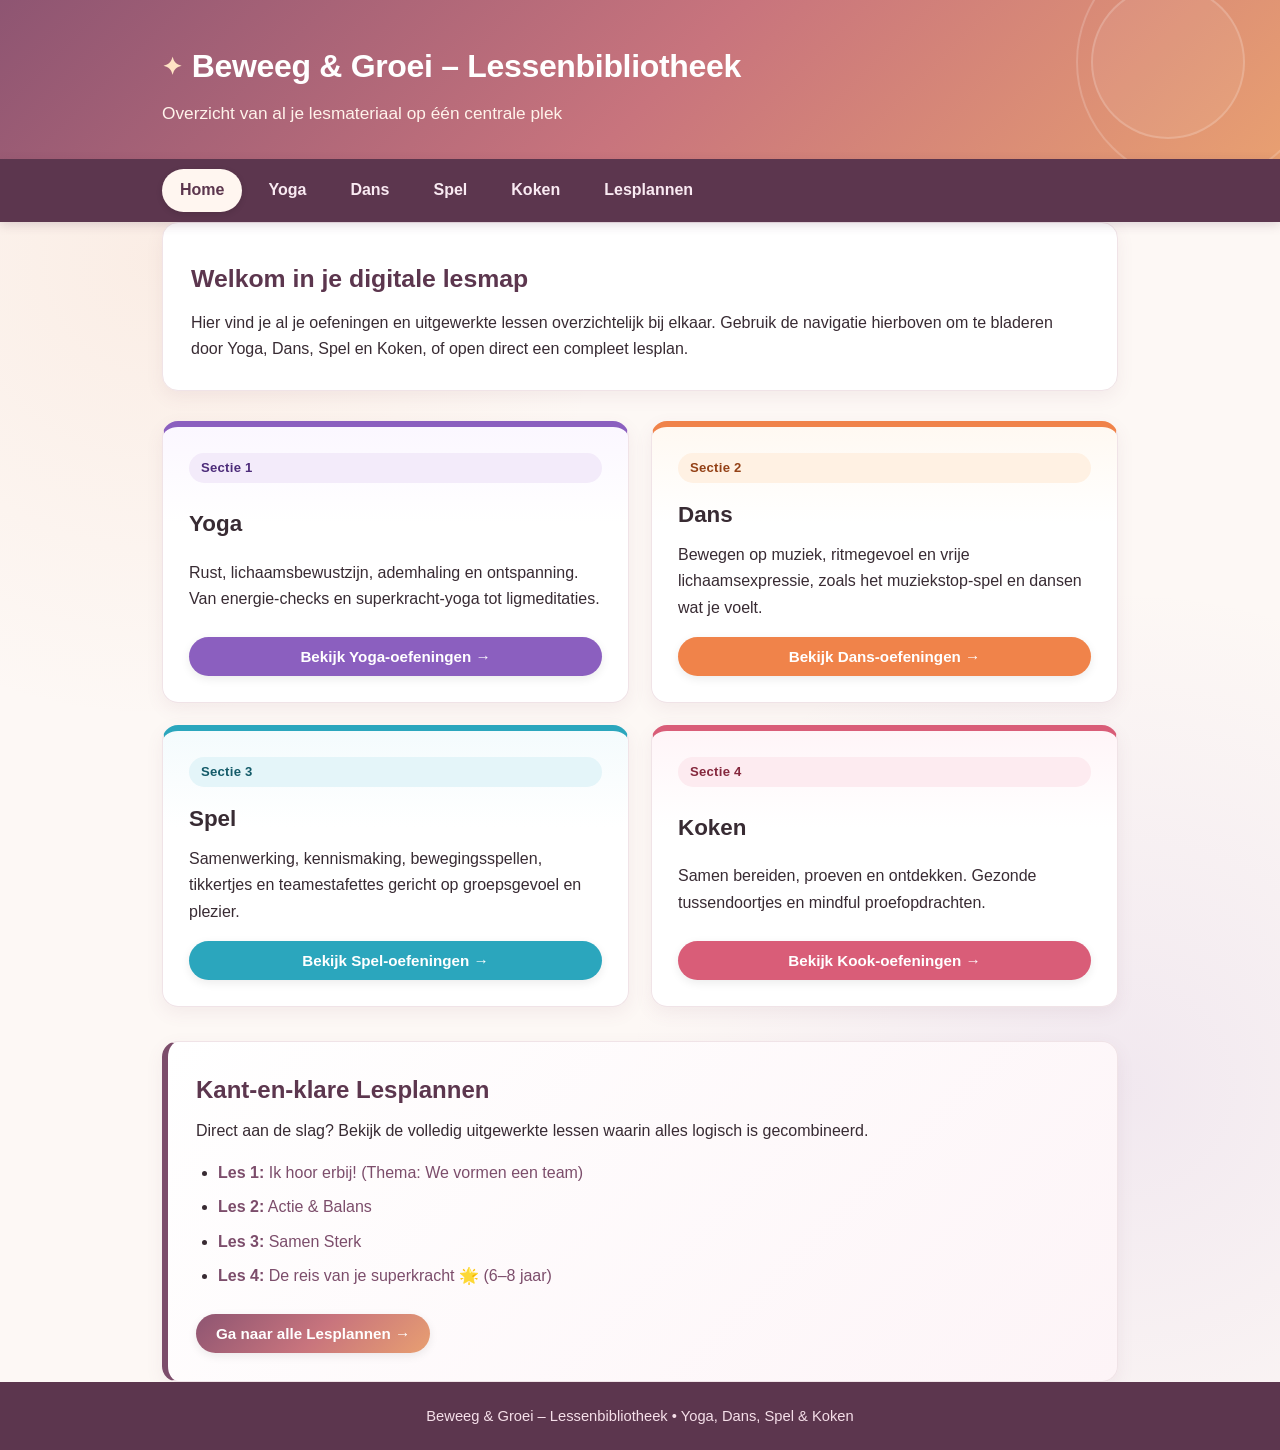
<file: index.html>
<!DOCTYPE html>
<html lang="nl">
<head>
    <meta charset="UTF-8">
    <meta name="viewport" content="width=device-width, initial-scale=1.0">
    <title>Beweeg &amp; Groei – Lessenbibliotheek</title>
    <style>
        :root {
            --bg-page: #fdf8f5;
            --bg-surface: #ffffff;
            --text-main: #382b33;
            --text-muted: #76646e;
            --border-light: #f0e3e7;

            --primary: #7c4d6b;
            --primary-dark: #5c364e;
            --header-gradient: linear-gradient(135deg, #8e5572 0%, #c8747d 52%, #e89f71 100%);

            --yoga-bg: #f3ebfa;
            --yoga-accent: #8b5fbf;
            --yoga-text: #4d2c7a;

            --dans-bg: #fff1e3;
            --dans-accent: #f0834a;
            --dans-text: #944116;

            --spel-bg: #e4f5f9;
            --spel-accent: #2ba6bd;
            --spel-text: #145b69;

            --koken-bg: #fdebf0;
            --koken-accent: #d95d78;
            --koken-text: #85283d;

            --radius: 16px;
            --shadow: 0 6px 18px rgba(124, 77, 107, 0.08);
        }

        * {
            box-sizing: border-box;
            margin: 0;
            padding: 0;
        }

        body {
            font-family: "Quicksand", "Nunito", -apple-system, BlinkMacSystemFont, "Segoe UI", Roboto, Helvetica, Arial, sans-serif;
            background-color: var(--bg-page);
            background-image: 
                radial-gradient(circle at 12% 18%, rgba(232, 159, 113, 0.12) 0%, transparent 28%),
                radial-gradient(circle at 88% 75%, rgba(139, 95, 191, 0.10) 0%, transparent 32%);
            color: var(--text-main);
            line-height: 1.65;
            display: flex;
            flex-direction: column;
            min-height: 100vh;
        }

        .container {
            width: 100%;
            max-width: 1000px;
            margin: 0 auto;
            padding: 0 22px;
        }

        .site-header {
            background: var(--header-gradient);
            color: #ffffff;
            padding: 40px 0 32px;
            position: relative;
            overflow: hidden;
        }

        .site-header::before,
        .site-header::after {
            content: "";
            position: absolute;
            border-radius: 50%;
            border: 2px solid rgba(255, 255, 255, 0.18);
            pointer-events: none;
        }

        .site-header::before {
            width: 240px;
            height: 240px;
            right: -40px;
            top: -60px;
        }

        .site-header::after {
            width: 150px;
            height: 150px;
            right: 35px;
            top: -15px;
            background: rgba(255, 255, 255, 0.06);
        }

        .site-header h1 {
            font-size: 2rem;
            letter-spacing: -0.01em;
            margin-bottom: 6px;
            display: flex;
            align-items: center;
            gap: 10px;
        }

        .site-header h1::before {
            content: "✦";
            font-size: 1.5rem;
            color: #ffe3c4;
        }

        .site-header .subtitle {
            color: #fff3eb;
            font-size: 1.08rem;
        }

        .main-nav {
            background-color: var(--primary-dark);
            position: sticky;
            top: 0;
            z-index: 10;
            box-shadow: 0 3px 10px rgba(92, 54, 78, 0.18);
        }

        .main-nav ul {
            list-style: none;
            display: flex;
            flex-wrap: wrap;
            gap: 8px;
            padding: 10px 0;
        }

        .main-nav a {
            display: inline-block;
            color: #f9eaf2;
            text-decoration: none;
            padding: 8px 18px;
            border-radius: 25px;
            font-weight: 600;
            transition: background-color 0.2s, transform 0.15s;
            cursor: pointer;
        }

        .main-nav a:hover, .main-nav a.active {
            background-color: #fff6f0;
            color: var(--primary-dark);
            font-weight: 700;
            box-shadow: 0 2px 6px rgba(0, 0, 0, 0.12);
        }

        .view-section {
            display: none;
        }

        .view-section.active-view {
            display: block;
        }

        main {
            flex: 1;
            padding: 34px 22px 52px;
        }

        .intro-section {
            background: var(--bg-surface);
            padding: 28px;
            border-radius: var(--radius);
            border: 1px solid var(--border-light);
            box-shadow: var(--shadow);
            margin-bottom: 30px;
        }

        .intro-section h2 {
            margin-top: 8px;
            margin-bottom: 10px;
            font-size: 1.55rem;
            color: var(--primary-dark);
        }

        .badge {
            display: inline-block;
            padding: 4px 12px;
            border-radius: 25px;
            font-size: 0.82rem;
            font-weight: 700;
            letter-spacing: 0.02em;
        }

        .badge-yoga { background-color: var(--yoga-bg); color: var(--yoga-text); }
        .badge-dans { background-color: var(--dans-bg); color: var(--dans-text); }
        .badge-spel { background-color: var(--spel-bg); color: var(--spel-text); }
        .badge-koken { background-color: var(--koken-bg); color: var(--koken-text); }
        .badge-neutral { background-color: #f5eef2; color: var(--text-muted); }

        .btn {
            display: inline-block;
            text-decoration: none;
            padding: 11px 20px;
            border-radius: 25px;
            font-weight: 700;
            font-size: 0.95rem;
            margin-top: 16px;
            transition: transform 0.15s, opacity 0.2s;
            box-shadow: 0 3px 10px rgba(0, 0, 0, 0.08);
            cursor: pointer;
            border: none;
        }

        .btn:hover { opacity: 0.92; transform: translateY(-1px); }
        .btn-yoga { background-color: var(--yoga-accent); color: #ffffff; }
        .btn-dans { background-color: var(--dans-accent); color: #ffffff; }
        .btn-spel { background-color: var(--spel-accent); color: #ffffff; }
        .btn-koken { background-color: var(--koken-accent); color: #ffffff; }
        .btn-primary { background: var(--header-gradient); color: #ffffff; }

        .pillars-grid {
            display: grid;
            grid-template-columns: repeat(auto-fit, minmax(380px, 1fr));
            gap: 22px;
            margin-bottom: 34px;
        }

        .card {
            background: var(--bg-surface);
            border-radius: var(--radius);
            padding: 26px;
            border: 1px solid var(--border-light);
            border-top-width: 6px;
            box-shadow: var(--shadow);
            display: flex;
            flex-direction: column;
            justify-content: space-between;
        }

        .card h3 { margin: 14px 0 8px; font-size: 1.4rem; color: var(--text-main); }
        .card-yoga { border-top-color: var(--yoga-accent); background: linear-gradient(180deg, #fbf7ff 0%, #ffffff 35%); }
        .card-dans { border-top-color: var(--dans-accent); background: linear-gradient(180deg, #fff9f2 0%, #ffffff 35%); }
        .card-spel { border-top-color: var(--spel-accent); background: linear-gradient(180deg, #f4fbfd 0%, #ffffff 35%); }
        .card-koken { border-top-color: var(--koken-accent); background: linear-gradient(180deg, #fff5f8 0%, #ffffff 35%); }

        .lesson-plans-banner {
            background: linear-gradient(135deg, #ffffff 0%, #fdf4f7 100%);
            border: 1px solid var(--border-light);
            border-left: 6px solid var(--primary);
            border-radius: var(--radius);
            padding: 28px;
            box-shadow: var(--shadow);
        }

        .lesson-plans-banner h2 { margin-bottom: 8px; color: var(--primary-dark); }
        .lesson-quicklinks { margin: 16px 0 8px 22px; }
        .lesson-quicklinks li { margin-bottom: 8px; }
        .lesson-quicklinks a { color: var(--primary); text-decoration: none; font-weight: 500; cursor: pointer; }
        .lesson-quicklinks a:hover { text-decoration: underline; color: var(--primary-dark); }

        .category-section { margin-bottom: 34px; }
        .category-section h3 { margin-bottom: 16px; padding-bottom: 8px; border-bottom: 2px solid var(--border-light); color: var(--primary-dark); font-size: 1.25rem; }

        .exercise-card {
            background: var(--bg-surface);
            border: 1px solid var(--border-light);
            border-left-width: 6px;
            border-radius: 14px;
            margin-bottom: 14px;
            box-shadow: var(--shadow);
            overflow: hidden;
        }

        .exercise-card.card-yoga { border-left-color: var(--yoga-accent); }
        .exercise-card.card-dans { border-left-color: var(--dans-accent); }
        .exercise-card.card-spel { border-left-color: var(--spel-accent); }
        .exercise-card.card-koken { border-left-color: var(--koken-accent); }

        .exercise-header-toggle {
            padding: 18px 22px;
            cursor: pointer;
            display: flex;
            justify-content: space-between;
            align-items: center;
            flex-wrap: wrap;
            gap: 10px;
            font-weight: 700;
            background-color: var(--bg-surface);
            transition: background-color 0.2s;
        }

        .exercise-header-toggle:hover {
            background-color: #fdf9fb;
        }

        .exercise-header-toggle::after {
            content: "+";
            font-size: 1.35rem;
            font-weight: bold;
            color: var(--primary);
            background: #f9eff4;
            width: 30px;
            height: 30px;
            border-radius: 50%;
            display: inline-flex;
            align-items: center;
            justify-content: center;
            margin-left: 8px;
        }

        .exercise-card.is-open .exercise-header-toggle::after {
            content: "−";
            background: var(--primary);
            color: #ffffff;
        }

        .exercise-card.is-open .exercise-header-toggle {
            border-bottom: 1px solid var(--border-light);
            background-color: #fdf9fb;
        }

        .ex-title { font-size: 1.12rem; flex: 1; color: var(--text-main); }
        .ex-meta { font-size: 0.85rem; font-weight: 600; color: var(--text-muted); background: #f7eff3; padding: 4px 12px; border-radius: 20px; }

        .exercise-content {
            display: none;
            padding: 20px 26px;
        }

        .exercise-card.is-open .exercise-content {
            display: block;
        }

        .exercise-content ul { margin-left: 18px; }
        .exercise-content li { margin-bottom: 8px; }
        .exercise-content ol { margin: 6px 0 6px 20px; }
        .exercise-content p { margin-bottom: 10px; }

        .quote-box {
            background-color: #faf5f8;
            border-left: 4px solid var(--primary);
            padding: 12px 16px;
            border-radius: 8px;
            margin: 10px 0;
            font-style: italic;
            color: var(--text-main);
        }

        .lesson-plan-card {
            background: var(--bg-surface);
            border: 1px solid var(--border-light);
            border-radius: var(--radius);
            padding: 26px;
            margin-bottom: 30px;
            box-shadow: var(--shadow);
        }

        .lesson-header { margin-bottom: 18px; padding-bottom: 16px; border-bottom: 1px solid var(--border-light); }
        .lesson-header h3 { font-size: 1.45rem; color: var(--primary); margin-bottom: 6px; }
        .lesson-header p { margin-bottom: 6px; }

        .lesson-extra-grid {
            display: grid;
            grid-template-columns: repeat(auto-fit, minmax(280px, 1fr));
            gap: 18px;
            margin-top: 22px;
            padding-top: 20px;
            border-top: 1px solid var(--border-light);
        }

        .lesson-info-block {
            background-color: #fcf8fa;
            border: 1px solid var(--border-light);
            border-radius: 12px;
            padding: 18px;
        }

        .lesson-info-block h4 {
            color: var(--primary-dark);
            margin-bottom: 10px;
            font-size: 1.05rem;
        }

        .lesson-info-block ul {
            margin-left: 18px;
            font-size: 0.92rem;
        }

        .lesson-info-block li {
            margin-bottom: 6px;
        }

        .table-responsive { overflow-x: auto; }
        .lesson-table { width: 100%; border-collapse: collapse; text-align: left; font-size: 0.95rem; }
        .lesson-table th, .lesson-table td { padding: 14px; border-bottom: 1px solid var(--border-light); vertical-align: top; }
        .lesson-table th { background-color: #faf2f6; font-weight: 700; color: var(--primary-dark); }
        .lesson-table tr:hover td { background-color: #fffcfa; }
        .lesson-table tr:last-child td { border-bottom: none; }

        .site-footer {
            background: var(--primary-dark);
            color: #f5dfe9;
            text-align: center;
            padding: 22px 0;
            font-size: 0.92rem;
            margin-top: auto;
        }

        @media (max-width: 600px) {
            .site-header h1 { font-size: 1.55rem; }
            .pillars-grid { grid-template-columns: 1fr; }
            .main-nav ul { gap: 4px; }
            .main-nav a { padding: 6px 12px; font-size: 0.9rem; }
        }
    </style>
</head>
<body>

    <header class="site-header">
        <div class="container">
            <h1>Beweeg &amp; Groei – Lessenbibliotheek</h1>
            <p class="subtitle">Overzicht van al je lesmateriaal op één centrale plek</p>
        </div>
    </header>

    <nav class="main-nav" aria-label="Hoofdnavigatie">
        <div class="container">
            <ul>
                <li><a data-target="home" id="nav-home" class="active">Home</a></li>
                <li><a data-target="yoga" id="nav-yoga">Yoga</a></li>
                <li><a data-target="dans" id="nav-dans">Dans</a></li>
                <li><a data-target="spel" id="nav-spel">Spel</a></li>
                <li><a data-target="koken" id="nav-koken">Koken</a></li>
                <li><a data-target="lessen" id="nav-lessen">Lesplannen</a></li>
            </ul>
        </div>
    </nav>

    <main class="container">

        <!-- HOME VIEW -->
        <section id="view-home" class="view-section active-view">
            <div class="intro-section">
                <h2>Welkom in je digitale lesmap</h2>
                <p>
                    Hier vind je al je oefeningen en uitgewerkte lessen overzichtelijk bij elkaar. 
                    Gebruik de navigatie hierboven om te bladeren door Yoga, Dans, Spel en Koken, of open direct een compleet lesplan.
                </p>
            </div>

            <div class="pillars-grid">
                <article class="card card-yoga">
                    <span class="badge badge-yoga">Sectie 1</span>
                    <h3>Yoga</h3>
                    <p>Rust, lichaamsbewustzijn, ademhaling en ontspanning. Van energie-checks en superkracht-yoga tot ligmeditaties.</p>
                    <button class="btn btn-yoga nav-btn" data-target="yoga">Bekijk Yoga-oefeningen &rarr;</button>
                </article>

                <article class="card card-dans">
                    <span class="badge badge-dans">Sectie 2</span>
                    <h3>Dans</h3>
                    <p>Bewegen op muziek, ritmegevoel en vrije lichaamsexpressie, zoals het muziekstop-spel en dansen wat je voelt.</p>
                    <button class="btn btn-dans nav-btn" data-target="dans">Bekijk Dans-oefeningen &rarr;</button>
                </article>

                <article class="card card-spel">
                    <span class="badge badge-spel">Sectie 3</span>
                    <h3>Spel</h3>
                    <p>Samenwerking, kennismaking, bewegingsspellen, tikkertjes en teamestafettes gericht op groepsgevoel en plezier.</p>
                    <button class="btn btn-spel nav-btn" data-target="spel">Bekijk Spel-oefeningen &rarr;</button>
                </article>

                <article class="card card-koken">
                    <span class="badge badge-koken">Sectie 4</span>
                    <h3>Koken</h3>
                    <p>Samen bereiden, proeven en ontdekken. Gezonde tussendoortjes en mindful proefopdrachten.</p>
                    <button class="btn btn-koken nav-btn" data-target="koken">Bekijk Kook-oefeningen &rarr;</button>
                </article>
            </div>

            <div class="lesson-plans-banner">
                <h2>Kant-en-klare Lesplannen</h2>
                <p>Direct aan de slag? Bekijk de volledig uitgewerkte lessen waarin alles logisch is gecombineerd.</p>
                <ul class="lesson-quicklinks">
                    <li><a class="lesson-link" data-target="lessen" data-scroll="les-1"><strong>Les 1:</strong> Ik hoor erbij! (Thema: We vormen een team)</a></li>
                    <li><a class="lesson-link" data-target="lessen" data-scroll="les-2"><strong>Les 2:</strong> Actie &amp; Balans</a></li>
                    <li><a class="lesson-link" data-target="lessen" data-scroll="les-3"><strong>Les 3:</strong> Samen Sterk</a></li>
                    <li><a class="lesson-link" data-target="lessen" data-scroll="les-4"><strong>Les 4:</strong> De reis van je superkracht 🌟 (6–8 jaar)</a></li>
                </ul>
                <button class="btn btn-primary nav-btn" data-target="lessen">Ga naar alle Lesplannen &rarr;</button>
            </div>
        </section>

        <!-- YOGA VIEW -->
        <section id="view-yoga" class="view-section">
            <div class="intro-section">
                <span class="badge badge-yoga">Sectie 1: Yoga</span>
                <h2>Yoga &amp; Ontspanning</h2>
                <p>Klik op een oefening om de volledige beschrijving en benodigdheden te openen.</p>
            </div>

            <section class="category-section">
                <h3>Opwarmers &amp; Energie-checks</h3>
                <div class="exercise-card card-yoga is-open">
                    <div class="exercise-header-toggle">
                        <span class="ex-title">Energie-check als een dier</span>
                        <span class="ex-meta">5 min &bull; Bron: Les 1</span>
                    </div>
                    <div class="exercise-content">
                        <ul>
                            <li><strong>Doel:</strong> Lichaamsbewustzijn, inchecken bij jezelf en emoties/energie herkennen.</li>
                            <li><strong>Materiaal:</strong> Geen.</li>
                            <li><strong>Uitleg:</strong> Laat de kinderen in de kring staan of zitten. Stel de vraag: <em>"Hoe voel je je vandaag?"</em> Laat elk kind zijn of haar gevoel of energieniveau uitbeelden als een dier (bijv. een slome schildpad, een enthousiaste puppy of een rustige kat).</li>
                        </ul>
                    </div>
                </div>
            </section>

            <section class="category-section">
                <h3>Thema-yoga &amp; Houdingen</h3>
                <div class="exercise-card card-yoga is-open">
                    <div class="exercise-header-toggle">
                        <span class="ex-title">De superkracht-yoga</span>
                        <span class="ex-meta">10 min &bull; Bron: Les 4 (6–8 jaar)</span>
                    </div>
                    <div class="exercise-content">
                        <ul>
                            <li><strong>Doel:</strong> Evenwicht, zelfvertrouwen, aandacht richten en grenzen ontdekken.</li>
                            <li><strong>Uitleg:</strong> Vertel dat jullie drie superkrachten gaan oefenen:
                                <ol>
                                    <li><strong>De boom:</strong> Stevig staan en je armen als takken bewegen.</li>
                                    <li><strong>De berg:</strong> Met beide voeten op de grond staan en jezelf lang maken.</li>
                                    <li><strong>De ster:</strong> Armen en benen wijd spreiden en ruimte innemen.</li>
                                </ol>
                            </li>
                            <li><strong>Reflectievraag:</strong> <em>"Wat helpt jou om je evenwicht te bewaren?"</em> Kinderen mogen hun voeten verplaatsen, steun zoeken of een andere houding kiezen.</li>
                            <li><strong>Afsluiting:</strong> Eindig met de ster: <em>"Iedereen heeft zijn eigen manier om een ster te zijn."</em></li>
                            <li><strong>Bewustzijn:</strong> Ik kan mijn aandacht richten, mijn grenzen ontdekken en vertrouwen op mijn eigen mogelijkheden.</li>
                        </ul>
                    </div>
                </div>

                <div class="exercise-card card-yoga">
                    <div class="exercise-header-toggle">
                        <span class="ex-title">Dierenyoga</span>
                        <span class="ex-meta">10 - 15 min &bull; Bron: Les 1</span>
                    </div>
                    <div class="exercise-content">
                        <ul>
                            <li><strong>Doel:</strong> Balans, flexibiliteit en voelen wat beweging met je lijf doet.</li>
                            <li><strong>Materiaal:</strong> Yogamatten (optioneel).</li>
                            <li><strong>Houdingen:</strong> Boom, Kat, Hond (neerwaartse hond), Kikker, Vlinder.</li>
                            <li><strong>Reflectievraag:</strong> <em>"Hoe voelt jouw lijf nu?"</em></li>
                        </ul>
                    </div>
                </div>

                <div class="exercise-card card-yoga">
                    <div class="exercise-header-toggle">
                        <span class="ex-title">Emotie-yoga</span>
                        <span class="ex-meta">10 - 15 min &bull; Bron: Les 3</span>
                    </div>
                    <div class="exercise-content">
                        <ul>
                            <li><strong>Doel:</strong> Emoties koppelen aan lichaamshoudingen en spanning loslaten.</li>
                            <li><strong>Houdingen:</strong> Leeuw (boos/brullen), Ster (trots), Schildpad (bang/veilig schild), Vlinder (blij).</li>
                            <li><strong>Deelronde:</strong> <em>"Welke emotie gebruik jij vaak?"</em></li>
                        </ul>
                    </div>
                </div>
            </section>

            <section class="category-section">
                <h3>Eindontspanning &amp; Meditatie</h3>
                <div class="exercise-card card-yoga is-open">
                    <div class="exercise-header-toggle">
                        <span class="ex-title">De rustplek in jezelf</span>
                        <span class="ex-meta">8 min &bull; Bron: Les 4 (6–8 jaar)</span>
                    </div>
                    <div class="exercise-content">
                        <ul>
                            <li><strong>Doel:</strong> Ontspanning, reflectie, aandacht geven aan jezelf en na inspanning tot rust komen.</li>
                            <li><strong>Materiaal:</strong> Yogamatten (optioneel).</li>
                            <li><strong>Uitleg:</strong> Laat de kinderen op een mat liggen of comfortabel zitten. Ze mogen hun ogen sluiten of openhouden. Spreek langzaam en met pauzes:</li>
                        </ul>
                        <div class="quote-box">
                            “Voel maar hoe je op de mat zit of ligt. Je hoeft even helemaal niets te doen. Merk op hoe je voeten voelen. Misschien voel je je adem bewegen. Je hoeft daar niets aan te veranderen.<br><br>
                            Stel je voor dat er een warm zonnetje boven je schijnt. Het geeft je een fijn gevoel. Misschien voel je je rustig, misschien beweeg je nog een beetje. Alles is goed.<br><br>
                            Denk eens aan iets wat je vandaag leuk vond. Misschien heb je gelachen, iemand geholpen of iets nieuws geprobeerd. Dat is jouw superkracht.<br><br>
                            Als je er klaar voor bent, beweeg je rustig je vingers en tenen. Rek je lekker uit en kom op je eigen tempo weer overeind.”
                        </div>
                        <ul>
                            <li><strong>Afsluitvraag:</strong> <em>"Wat neem jij mee uit deze les?"</em> (Kinderen mogen antwoorden, een gebaar maken of alleen luisteren).</li>
                            <li><strong>Bewustzijn:</strong> Ik kan aandacht geven aan mezelf, mijn ervaringen herkennen en na inspanning weer tot rust komen.</li>
                        </ul>
                    </div>
                </div>

                <div class="exercise-card card-yoga">
                    <div class="exercise-header-toggle">
                        <span class="ex-title">Shavasana met klankschaal</span>
                        <span class="ex-meta">5 - 10 min &bull; Bron: Les 1</span>
                    </div>
                    <div class="exercise-content">
                        <ul>
                            <li><strong>Doel:</strong> Volledige fysieke en mentale ontspanning.</li>
                            <li><strong>Uitleg:</strong> Languit op de rug liggen met de ogen dicht. Loop rustig langs de kinderen terwijl je de klankschaal zachtjes aanslaat.</li>
                        </ul>
                    </div>
                </div>

                <div class="exercise-card card-yoga">
                    <div class="exercise-header-toggle">
                        <span class="ex-title">Ligmeditatie</span>
                        <span class="ex-meta">5 - 10 min &bull; Bron: Les 2 &amp; 3</span>
                    </div>
                    <div class="exercise-content">
                        <ul>
                            <li><strong>Doel:</strong> Tot rust komen na actieve spellen.</li>
                            <li><strong>Uitleg:</strong> Comfortabel op de rug liggen en begeleiden via ademhaling of een visualisatieverhaal.</li>
                        </ul>
                    </div>
                </div>
            </section>
        </section>

        <!-- DANS VIEW -->
        <section id="view-dans" class="view-section">
            <div class="intro-section">
                <span class="badge badge-dans">Sectie 2: Dans</span>
                <h2>Dans, Ritme &amp; Expressie</h2>
                <p>Activiteiten waarbij bewegen op muziek, ritme, emoties en lichaamsbeheersing centraal staan.</p>
            </div>

            <section class="category-section">
                <h3>Bewegen op Muziek</h3>
                <div class="exercise-card card-dans is-open">
                    <div class="exercise-header-toggle">
                        <span class="ex-title">Dans wat je voelt</span>
                        <span class="ex-meta">10 min &bull; Bron: Les 4 (6–8 jaar)</span>
                    </div>
                    <div class="exercise-content">
                        <ul>
                            <li><strong>Doel:</strong> Emoties herkennen en uitdrukken zonder oordeel, vrij bewegen.</li>
                            <li><strong>Materiaal:</strong> Vrolijke, kindvriendelijke muziek.</li>
                            <li><strong>Uitleg:</strong> Zet muziek op en laat de kinderen vrij bewegen. Geef enkele korte opdrachten:
                                <ul>
                                    <li>Dans alsof je heel blij bent.</li>
                                    <li>Beweeg alsof je een rustige wolk bent.</li>
                                    <li>Maak jezelf groot als je trots bent.</li>
                                    <li>Schud je armen en benen los alsof je de energie van je af laat dansen.</li>
                                </ul>
                            </li>
                            <li><strong>Eigen inbreng:</strong> Laat ze vervolgens zelf een beweging bedenken die hen krachtig, vrolijk of rustig laat voelen. Vertel dat gevoelens kunnen veranderen en dat iedereen ze op een eigen manier laat zien.</li>
                            <li><strong>Bewustzijn:</strong> Ik kan gevoelens herkennen en uitdrukken zonder dat ik hoef te oordelen over wat ik voel.</li>
                        </ul>
                    </div>
                </div>

                <div class="exercise-card card-dans">
                    <div class="exercise-header-toggle">
                        <span class="ex-title">Muziekstop-spel</span>
                        <span class="ex-meta">5 - 10 min &bull; Bron: Les 1</span>
                    </div>
                    <div class="exercise-content">
                        <ul>
                            <li><strong>Doel:</strong> Ritmegevoel, lichaamsbeheersing en actief luisteren.</li>
                            <li><strong>Materiaal:</strong> Muziekspeler met favoriete muziek van de kinderen.</li>
                            <li><strong>Uitleg:</strong> Dansen op vrolijke muziek. Zodra de muziek stopt, bevriest iedereen direct als een standbeeld.</li>
                        </ul>
                    </div>
                </div>
            </section>
        </section>

        <!-- SPEL VIEW -->
        <section id="view-spel" class="view-section">
            <div class="intro-section">
                <span class="badge badge-spel">Sectie 3: Spel</span>
                <h2>Spelvormen &amp; Samenwerking</h2>
                <p>Kennismaking, kringopdrachten, bewegingsspellen, tikkertjes en teamestafettes.</p>
            </div>

            <section class="category-section">
                <h3>Kennismaking &amp; Kring</h3>
                <div class="exercise-card card-spel is-open">
                    <div class="exercise-header-toggle">
                        <span class="ex-title">De krachtcirkel</span>
                        <span class="ex-meta">8 min &bull; Bron: Les 4 (6–8 jaar)</span>
                    </div>
                    <div class="exercise-content">
                        <ul>
                            <li><strong>Doel:</strong> Veiligheid, verbinding, jezelf laten zien en erbij horen.</li>
                            <li><strong>Materiaal:</strong> Geen.</li>
                            <li><strong>Uitleg:</strong> Laat de kinderen in een kring zitten of staan. Vertel dat jullie vandaag op ontdekkingstocht gaan naar ieders superkracht.</li>
                        </ul>
                        <div class="quote-box">
                            “Iedereen heeft iets bijzonders in zich. Soms ben je heel vrolijk, soms rustig, soms boos of vol energie. Alles mag er zijn. Vandaag gaan we samen ontdekken wat ons helpt om fijn met onszelf en met elkaar om te gaan.”
                        </div>
                        <ul>
                            <li><strong>Actie:</strong> Ieder kind kiest een beweging die bij zijn of haar stemming past. De groep doet deze beweging na, als het kind dat prettig vindt.</li>
                            <li><strong>Bewustzijn:</strong> Ik mag mezelf laten zien en hoor erbij.</li>
                        </ul>
                    </div>
                </div>

                <div class="exercise-card card-spel is-open">
                    <div class="exercise-header-toggle">
                        <span class="ex-title">De bal van verbinding</span>
                        <span class="ex-meta">12 min &bull; Bron: Les 4 (6–8 jaar)</span>
                    </div>
                    <div class="exercise-content">
                        <ul>
                            <li><strong>Doel:</strong> Samenwerken, aandacht geven aan een ander en luisteren.</li>
                            <li><strong>Materiaal:</strong> Zachte bal.</li>
                            <li><strong>Uitleg:</strong> De kinderen staan of zitten in een kring en rollen een zachte bal naar elkaar. Wie de bal krijgt, mag één ding noemen dat hem of haar blij maakt (bijv. buiten spelen, muziek, dieren of samen lachen). Een beweging laten zien of de bal direct doorrollen mag ook.</li>
                            <li><strong>Tweede ronde:</strong> Kunnen jullie de bal doorgeven zonder dat iemand wordt overgeslagen? De groep helpt elkaar en bedenkt samen oplossingen.</li>
                            <li><strong>Aandachtspunt:</strong> Maak het geen wedstrijd en laat kinderen zelf kiezen hoeveel ze vertellen.</li>
                            <li><strong>Bewustzijn:</strong> Ik kan aandacht geven aan een ander, luisteren en samen iets voor elkaar krijgen.</li>
                        </ul>
                    </div>
                </div>

                <div class="exercise-card card-spel">
                    <div class="exercise-header-toggle">
                        <span class="ex-title">Bal doorgeven met naam</span>
                        <span class="ex-meta">5 - 10 min &bull; Bron: Les 1</span>
                    </div>
                    <div class="exercise-content">
                        <ul>
                            <li><strong>Doel:</strong> Namen leren en oogcontact maken in de kring.</li>
                            <li><strong>Uitleg:</strong> Zeg je eigen naam en gooi de bal naar iemand van wie je de naam noemt.</li>
                        </ul>
                    </div>
                </div>

                <div class="exercise-card card-spel">
                    <div class="exercise-header-toggle">
                        <span class="ex-title">Samen tegelijk gaan zitten</span>
                        <span class="ex-meta">5 min &bull; Bron: Les 2</span>
                    </div>
                    <div class="exercise-content">
                        <ul>
                            <li><strong>Doel:</strong> Groepsgevoel en balans zonder woorden.</li>
                            <li><strong>Uitleg:</strong> Handen vasthouden in de kring en proberen op exact dezelfde seconde gecontroleerd te gaan zitten.</li>
                        </ul>
                    </div>
                </div>

                <div class="exercise-card card-spel">
                    <div class="exercise-header-toggle">
                        <span class="ex-title">Luisterspel (Fluisterkring)</span>
                        <span class="ex-meta">5 min &bull; Bron: Les 3</span>
                    </div>
                    <div class="exercise-content">
                        <ul>
                            <li><strong>Doel:</strong> Aandachtig luisteren tijdens een pauzemoment.</li>
                            <li><strong>Uitleg:</strong> Fluister een korte zin (bijv. <em>"De kat speelt met zijn staart"</em>) door in elkaars oren.</li>
                        </ul>
                    </div>
                </div>

                <div class="exercise-card card-spel">
                    <div class="exercise-header-toggle">
                        <span class="ex-title">Complimentencirkel</span>
                        <span class="ex-meta">5 - 10 min &bull; Bron: Les 1</span>
                    </div>
                    <div class="exercise-content">
                        <ul>
                            <li><strong>Doel:</strong> Positieve groepssfeer en waardering uitspreken.</li>
                            <li><strong>Afsluitvraag:</strong> <em>"Wanneer voelde jij je vandaag onderdeel van de groep?"</em></li>
                        </ul>
                    </div>
                </div>
            </section>

            <section class="category-section">
                <h3>Bewegingsspellen &amp; Expressie</h3>
                <div class="exercise-card card-spel is-open">
                    <div class="exercise-header-toggle">
                        <span class="ex-title">De dierenexpeditie</span>
                        <span class="ex-meta">12 min &bull; Bron: Les 4 (6–8 jaar)</span>
                    </div>
                    <div class="exercise-content">
                        <ul>
                            <li><strong>Doel:</strong> Plezier, lichaamsbewustzijn en ontdekken wat bij je past.</li>
                            <li><strong>Materiaal:</strong> Geen.</li>
                            <li><strong>Uitleg:</strong> De kinderen bewegen door de zaal als verschillende dieren. Jij roept een dier, waarna iedereen zelf een manier bedenkt om het uit te beelden:
                                <ul>
                                    <li><strong>Kikker:</strong> Springen en landen.</li>
                                    <li><strong>Beer:</strong> Stevig lopen op handen en voeten.</li>
                                    <li><strong>Flamingo:</strong> Even op één been balanceren.</li>
                                    <li><strong>Slang:</strong> Laag en soepel bewegen.</li>
                                    <li><strong>Kat:</strong> Zich lang maken en daarna klein oprollen.</li>
                                </ul>
                            </li>
                            <li><strong>Verdieping:</strong> Voeg af en toe een ontdekking toe: <em>"Hoe beweegt jouw dier als het heel blij is? En hoe beweegt het als het even wil uitrusten?"</em> Laat de kinderen ook zelf dieren bedenken. Houd de uitleg kort en laat vooral zien wat je bedoelt.</li>
                            <li><strong>Bewustzijn:</strong> Mijn lichaam kan van alles en ik mag ontdekken wat bij mij past.</li>
                        </ul>
                    </div>
                </div>
            </section>

            <section class="category-section">
                <h3>Tikkertjes &amp; Actiespellen</h3>
                <div class="exercise-card card-spel">
                    <div class="exercise-header-toggle">
                        <span class="ex-title">Naam tikkertje</span>
                        <span class="ex-meta">10 min &bull; Bron: Les 1</span>
                    </div>
                    <div class="exercise-content">
                        <ul>
                            <li><strong>Doel:</strong> Namen leren en verbinden. Word je getikt? Stilstaan tot iemand je naam roept (optioneel met oogcontact).</li>
                        </ul>
                    </div>
                </div>

                <div class="exercise-card card-spel">
                    <div class="exercise-header-toggle">
                        <span class="ex-title">Lintjes tikkertje</span>
                        <span class="ex-meta">10 min &bull; Bron: Les 2</span>
                    </div>
                    <div class="exercise-content">
                        <ul>
                            <li><strong>Doel:</strong> Snelheid en wendbaarheid. Lintje achterin de broek stoppen en van elkaar afpakken.</li>
                        </ul>
                    </div>
                </div>

                <div class="exercise-card card-spel">
                    <div class="exercise-header-toggle">
                        <span class="ex-title">Banken-trefbal &amp; Kegels</span>
                        <span class="ex-meta">10 - 15 min &bull; Bron: Les 2</span>
                    </div>
                    <div class="exercise-content">
                        <ul>
                            <li><strong>Doel:</strong> Mikken en samenspelen in teams door tegen gekantelde banken of kegels te gooien.</li>
                        </ul>
                    </div>
                </div>

                <div class="exercise-card card-spel">
                    <div class="exercise-header-toggle">
                        <span class="ex-title">Anne Maria Koekkoek</span>
                        <span class="ex-meta">5 - 10 min &bull; Bron: Les 2</span>
                    </div>
                    <div class="exercise-content">
                        <ul>
                            <li><strong>Doel:</strong> Concentratie en stokstijf stilstaan zodra de roeper zich omdraait.</li>
                        </ul>
                    </div>
                </div>
            </section>

            <section class="category-section">
                <h3>Samenwerking &amp; Estafettes</h3>
                <div class="exercise-card card-spel">
                    <div class="exercise-header-toggle">
                        <span class="ex-title">Schattenroof</span>
                        <span class="ex-meta">10 - 15 min &bull; Bron: Les 1</span>
                    </div>
                    <div class="exercise-content">
                        <ul>
                            <li><strong>Doel:</strong> Strategie bedenken en schatten van de overkant verzamelen in twee teams.</li>
                        </ul>
                    </div>
                </div>

                <div class="exercise-card card-spel">
                    <div class="exercise-header-toggle">
                        <span class="ex-title">Levende Knoop</span>
                        <span class="ex-meta">10 min &bull; Bron: Les 3</span>
                    </div>
                    <div class="exercise-content">
                        <ul>
                            <li><strong>Doel:</strong> Fysiek samenwerken en communiceren om gezamenlijk de knoop te ontwarren.</li>
                        </ul>
                    </div>
                </div>

                <div class="exercise-card card-spel">
                    <div class="exercise-header-toggle">
                        <span class="ex-title">Rivier Oversteken</span>
                        <span class="ex-meta">15 min &bull; Bron: Les 3</span>
                    </div>
                    <div class="exercise-content">
                        <ul>
                            <li><strong>Doel:</strong> Elkaar helpen. Matten mogen niet leeg liggen tijdens het oversteken met hoepels.</li>
                            <li><strong>Reflectievraag:</strong> <em>"Wat hielp ons samenwerken?"</em></li>
                        </ul>
                    </div>
                </div>

                <div class="exercise-card card-spel">
                    <div class="exercise-header-toggle">
                        <span class="ex-title">Samenwerkings-teamestafette</span>
                        <span class="ex-meta">15 min &bull; Bron: Les 3</span>
                    </div>
                    <div class="exercise-content">
                        <ul>
                            <li><strong>Doel:</strong> Coördinatie in tweetallen (hand in hand, rug tegen rug, bal tussen knieën).</li>
                        </ul>
                    </div>
                </div>
            </section>
        </section>

        <!-- KOKEN VIEW -->
        <section id="view-koken" class="view-section">
            <div class="intro-section">
                <span class="badge badge-koken">Sectie 4: Koken</span>
                <h2>Koken, Proeven &amp; Samen Eten</h2>
                <p>Spelenderwijs kennismaken met smaken, gezonde tussendoortjes en samen koken.</p>
            </div>

            <section class="category-section">
                <h3>Kook- &amp; Proefactiviteiten</h3>
                <div class="exercise-card card-koken is-open">
                    <div class="exercise-header-toggle">
                        <span class="ex-title">Gezonde fruitspiesjes maken</span>
                        <span class="ex-meta">15 min &bull; Samenwerken &amp; Proeven</span>
                    </div>
                    <div class="exercise-content">
                        <ul>
                            <li><strong>Doel:</strong> Bewust proeven (mindful eten), fijne motoriek en samen delen.</li>
                            <li><strong>Materiaal:</strong> Satéprikkers (stomp), fruit, snijplankjes, kindermessen.</li>
                            <li><strong>Uitleg:</strong> Fruit in stukjes snijden, regenboogspiesjes samenstellen en met aandacht proeven.</li>
                        </ul>
                    </div>
                </div>
            </section>
        </section>

        <!-- LESPLAN VIEW -->
        <section id="view-lessen" class="view-section">
            <div class="intro-section">
                <h2>Volledige Lesplannen</h2>
                <p>Kant-en-klare leskaarten waarin Yoga, Dans, Spel en Koken logisch samenkomen.</p>
            </div>

            <!-- LES 1 -->
            <article id="les-1" class="lesson-plan-card">
                <div class="lesson-header">
                    <h3>Les 1: Ik hoor erbij!</h3>
                    <p class="lesson-theme"><strong>Thema:</strong> We vormen een team</p>
                    <p><strong>Doel:</strong> Namen leren kennen, verbinding maken in de groep en elkaar complimenten geven.</p>
                </div>
                <div class="table-responsive">
                    <table class="lesson-table">
                        <thead>
                            <tr><th>Lesfase</th><th>Onderdeel</th><th>Sectie</th><th>Focus / instructie</th></tr>
                        </thead>
                        <tbody>
                            <tr>
                                <td><strong>1. Binnenkomst</strong></td>
                                <td>Bal doorgeven + Energie-check</td>
                                <td><span class="badge badge-spel">Spel</span> <span class="badge badge-yoga">Yoga</span></td>
                                <td>Naam + ontvanger noemen. Gevoel uitbeelden als dier.</td>
                            </tr>
                            <tr>
                                <td><strong>2. Actief blok</strong></td>
                                <td>Naam tikkertje</td>
                                <td><span class="badge badge-spel">Spel</span></td>
                                <td>Bevrijden door naam te roepen (met oogcontact).</td>
                            </tr>
                            <tr>
                                <td><strong>3. Beweging</strong></td>
                                <td>Muziekstop-spel</td>
                                <td><span class="badge badge-dans">Dans</span></td>
                                <td>Dansen op muziek; direct bevriezen bij pauze.</td>
                            </tr>
                            <tr>
                                <td><strong>4. Pauze</strong></td>
                                <td>Drinkpauze</td>
                                <td><span class="badge badge-neutral">Pauze</span></td>
                                <td>Rustig drinken met wat lekkers.</td>
                            </tr>
                            <tr>
                                <td><strong>5. Rustblok</strong></td>
                                <td>Dierenyoga &amp; Shavasana</td>
                                <td><span class="badge badge-yoga">Yoga</span></td>
                                <td>Boom, kat, hond, kikker, vlinder. Eindigen met klankschaal.</td>
                            </tr>
                            <tr>
                                <td><strong>6. Afronding</strong></td>
                                <td>Complimentencirkel</td>
                                <td><span class="badge badge-spel">Spel</span></td>
                                <td>Compliment geven. Vraag: <em>"Wanneer voelde jij je onderdeel van de groep?"</em></td>
                            </tr>
                        </tbody>
                    </table>
                </div>
            </article>

            <!-- LES 2 -->
            <article id="les-2" class="lesson-plan-card">
                <div class="lesson-header">
                    <h3>Les 2: Actie &amp; Balans</h3>
                    <p class="lesson-theme"><strong>Thema:</strong> Samenwerken door actie en ontspanning</p>
                    <p><strong>Doel:</strong> Balans bewaren en toewerken naar stilte.</p>
                </div>
                <div class="table-responsive">
                    <table class="lesson-table">
                        <thead>
                            <tr><th>Lesfase</th><th>Onderdeel</th><th>Sectie</th><th>Focus / instructie</th></tr>
                        </thead>
                        <tbody>
                            <tr>
                                <td><strong>1. Binnenkomst</strong></td>
                                <td>Handen vast &amp; Samen zitten</td>
                                <td><span class="badge badge-spel">Spel</span></td>
                                <td>Tegelijkertijd gecontroleerd gaan zitten in de kring.</td>
                            </tr>
                            <tr>
                                <td><strong>2. Actief blok</strong></td>
                                <td>Lintjes tikkertje</td>
                                <td><span class="badge badge-spel">Spel</span></td>
                                <td>Lintjes afpakken en veroveren.</td>
                            </tr>
                            <tr>
                                <td><strong>3. Spel &amp; Sport</strong></td>
                                <td>Banken-trefbal &amp; Kegels</td>
                                <td><span class="badge badge-spel">Spel</span></td>
                                <td>Punten scoren via banken en pittenzakjes tegen kegels.</td>
                            </tr>
                            <tr>
                                <td><strong>4. Beweging</strong></td>
                                <td>Anne Maria Koekkoek</td>
                                <td><span class="badge badge-spel">Spel</span></td>
                                <td>Concentratie en stokstijf stilstaan.</td>
                            </tr>
                            <tr>
                                <td><strong>5. Afronding</strong></td>
                                <td>Ligmeditatie</td>
                                <td><span class="badge badge-yoga">Yoga</span></td>
                                <td>Volledige rust en ontspanning op de mat.</td>
                            </tr>
                        </tbody>
                    </table>
                </div>
            </article>

            <!-- LES 3 -->
            <article id="les-3" class="lesson-plan-card">
                <div class="lesson-header">
                    <h3>Les 3: Samen Sterk</h3>
                    <p class="lesson-theme"><strong>Thema:</strong> Verbinding, communicatie en emoties</p>
                    <p><strong>Doel:</strong> Samenwerking en goed luisteren gekoppeld aan emotie-yoga.</p>
                </div>
                <div class="table-responsive">
                    <table class="lesson-table">
                        <thead>
                            <tr><th>Lesfase</th><th>Onderdeel</th><th>Sectie</th><th>Focus / instructie</th></tr>
                        </thead>
                        <tbody>
                            <tr>
                                <td><strong>1. Binnenkomst</strong></td>
                                <td>Levende Knoop</td>
                                <td><span class="badge badge-spel">Spel</span></td>
                                <td>Handen vastpakken en gezamenlijk de knoop ontwarren.</td>
                            </tr>
                            <tr>
                                <td><strong>2. Samenwerking</strong></td>
                                <td>Rivier Oversteken &amp; Estafette</td>
                                <td><span class="badge badge-spel">Spel</span></td>
                                <td>Oversteken met matten en hoepels + teamestafette in tweetallen.</td>
                            </tr>
                            <tr>
                                <td><strong>3. Pauze</strong></td>
                                <td>Luisterspel</td>
                                <td><span class="badge badge-spel">Spel</span></td>
                                <td>Fluisterkring zin doorgeven.</td>
                            </tr>
                            <tr>
                                <td><strong>4. Yoga-blok</strong></td>
                                <td>Emotie-yoga</td>
                                <td><span class="badge badge-yoga">Yoga</span></td>
                                <td>Leeuw, ster, schildpad, vlinder. Deelronde over emoties.</td>
                            </tr>
                            <tr>
                                <td><strong>5. Afronding</strong></td>
                                <td>Ligmeditatie</td>
                                <td><span class="badge badge-yoga">Yoga</span></td>
                                <td>Geleide ontspanning op de rug.</td>
                            </tr>
                        </tbody>
                    </table>
                </div>
            </article>

            <!-- LES 4 -->
            <article id="les-4" class="lesson-plan-card">
                <div class="lesson-header">
                    <h3>Les 4: De reis van je superkracht 🌟</h3>
                    <p class="lesson-theme"><strong>Doelgroep &amp; Duur:</strong> Kinderen van 6 tot 8 jaar &bull; 60 minuten (gymzaal, speelruimte of yogaruimte)</p>
                    <p><strong>Uitgangspunten:</strong> Veiligheid, verbinding, plezier, beweging en ontspanning – zonder prestatiedruk of goed/fout.</p>
                    <p><strong>Doel:</strong> Plezier ervaren, zichzelf mogen zijn, samenwerken, grenzen herkennen en op een speelse manier ontdekken wat er in hen leeft.</p>
                </div>
                <div class="table-responsive">
                    <table class="lesson-table">
                        <thead>
                            <tr><th>Tijd &amp; Fase</th><th>Onderdeel</th><th>Sectie</th><th>Focus, uitvoering &amp; bewustzijn</th></tr>
                        </thead>
                        <tbody>
                            <tr>
                                <td><strong>0–8 min</strong><br>Veiligheid &amp; verbinding</td>
                                <td>1. De krachtcirkel</td>
                                <td><span class="badge badge-spel">Spel</span></td>
                                <td>In de kring een beweging kiezen die bij je stemming past; de groep doet dit na (indien prettig).<br><em>Bewustzijn: Ik mag mezelf laten zien en hoor erbij.</em></td>
                            </tr>
                            <tr>
                                <td><strong>8–20 min</strong><br>Plezier &amp; lichaamsbewustzijn</td>
                                <td>2. De dierenexpeditie</td>
                                <td><span class="badge badge-spel">Spel</span></td>
                                <td>Bewegen als kikker, beer, flamingo, slang en kat (blij en uitrustend) + eigen dieren bedenken.<br><em>Bewustzijn: Mijn lichaam kan van alles en ik mag ontdekken wat bij mij past.</em></td>
                            </tr>
                            <tr>
                                <td><strong>20–32 min</strong><br>Samenwerken &amp; aandacht</td>
                                <td>3. De bal van verbinding</td>
                                <td><span class="badge badge-spel">Spel</span></td>
                                <td>Zachte bal doorrollen in de kring en benoemen waar je blij van wordt. Ronde 2: iedereen aan de beurt laten zonder over te slaan.<br><em>Bewustzijn: Ik kan aandacht geven aan een ander, luisteren en samen iets voor elkaar krijgen.</em></td>
                            </tr>
                            <tr>
                                <td><strong>32–42 min</strong><br>Evenwicht &amp; zelfvertrouwen</td>
                                <td>4. De superkracht-yoga</td>
                                <td><span class="badge badge-yoga">Yoga</span></td>
                                <td>Drie houdingen oefenen: De boom, De berg en De ster. Reflectie over evenwicht bewaren.<br><em>Bewustzijn: Ik kan mijn aandacht richten, mijn grenzen ontdekken en vertrouwen op mijn eigen mogelijkheden.</em></td>
                            </tr>
                            <tr>
                                <td><strong>42–52 min</strong><br>Emoties &amp; expressie</td>
                                <td>5. Dans wat je voelt</td>
                                <td><span class="badge badge-dans">Dans</span></td>
                                <td>Vrij bewegen op muziek: blij dansen, rustige wolk, trots groot maken, energie losschudden en eigen beweging kiezen.<br><em>Bewustzijn: Ik kan gevoelens herkennen en uitdrukken zonder oordeel.</em></td>
                            </tr>
                            <tr>
                                <td><strong>52–60 min</strong><br>Ontspanning &amp; reflectie</td>
                                <td>6. De rustplek in jezelf</td>
                                <td><span class="badge badge-yoga">Yoga</span></td>
                                <td>Zitten of liggen op de mat met zon-visualisatie. Afsluiten met de vraag: <em>"Wat neem jij mee uit deze les?"</em><br><em>Bewustzijn: Ik kan aandacht geven aan mezelf en na inspanning weer tot rust komen.</em></td>
                            </tr>
                        </tbody>
                    </table>
                </div>

                <div class="lesson-extra-grid">
                    <div class="lesson-info-block">
                        <h4>Begeleidingstips voor veiligheid</h4>
                        <ul>
                            <li><strong>Geef keuzevrijheid:</strong> Kijken, meedoen of een eigen variant kiezen mag altijd.</li>
                            <li><strong>Benoem inzet i.p.v. prestatie:</strong> Zeg bijv. <em>"Ik zie dat je het hebt geprobeerd"</em>.</li>
                            <li><strong>Houd uitleg kort:</strong> Doe een beweging voor zodat kinderen snel kunnen ervaren.</li>
                            <li><strong>Geef ruimte aan emoties:</strong> Een kind dat boos of druk is hoeft niet direct rustig te worden.</li>
                            <li><strong>Contact zonder dwang:</strong> Oogcontact, praten, aanraken en ogen sluiten zijn nooit verplicht.</li>
                            <li><strong>Wissel actief en rustig af:</strong> Geef korte momenten om ervaringen te verwerken.</li>
                        </ul>
                    </div>

                    <div class="lesson-info-block">
                        <h4>Wat ontwikkelen kinderen hiermee?</h4>
                        <ul>
                            <li><strong>Vrij bewegen en dansen:</strong> Lichaamsbesef en expressie.</li>
                            <li><strong>Samen een spel spelen:</strong> Sociale vaardigheden en empathie.</li>
                            <li><strong>Balanceren en yoga:</strong> Aandacht en zelfvertrouwen.</li>
                            <li><strong>Gevoelens herkennen:</strong> Emotionele bewustwording.</li>
                            <li><strong>Rustig afsluiten:</strong> Leren schakelen tussen actie en ontspanning.</li>
                        </ul>
                        <p style="margin-top: 10px; font-size: 0.9rem; color: var(--text-muted);">
                            <em>Tip: Maak bewustzijn voor 6–8 jaar niet te ingewikkeld; door te bewegen, te voelen en plezier te maken leg je al een mooie basis.</em>
                        </p>
                    </div>
                </div>
            </article>
        </section>

    </main>

    <footer class="site-footer">
        <div class="container">
            <p>Beweeg &amp; Groei – Lessenbibliotheek &bull; Yoga, Dans, Spel &amp; Koken</p>
        </div>
    </footer>

    <script>
        document.addEventListener('DOMContentLoaded', function() {
            function switchView(viewId) {
                const views = document.querySelectorAll('.view-section');
                views.forEach(function(v) {
                    v.classList.remove('active-view');
                });

                const targetView = document.getElementById('view-' + viewId);
                if (targetView) {
                    targetView.classList.add('active-view');
                }

                const navLinks = document.querySelectorAll('.main-nav a');
                navLinks.forEach(function(a) {
                    a.classList.remove('active');
                });
                
                const activeNav = document.getElementById('nav-' + viewId);
                if (activeNav) {
                    activeNav.classList.add('active');
                }

                window.scrollTo({ top: 0, behavior: 'smooth' });
            }

            // Koppel navigatieknoppen
            document.querySelectorAll('.main-nav a, .nav-btn').forEach(function(el) {
                el.addEventListener('click', function() {
                    const target = this.getAttribute('data-target');
                    if (target) {
                        switchView(target);
                    }
                });
            });

            // Koppel snelkoppelingen naar lesplannen
            document.querySelectorAll('.lesson-link').forEach(function(el) {
                el.addEventListener('click', function() {
                    const target = this.getAttribute('data-target');
                    const scrollTarget = this.getAttribute('data-scroll');
                    if (target) {
                        switchView(target);
                        if (scrollTarget) {
                            setTimeout(function() {
                                const elScroll = document.getElementById(scrollTarget);
                                if (elScroll) {
                                    elScroll.scrollIntoView({ behavior: 'smooth' });
                                }
                            }, 100);
                        }
                    }
                });
            });

            // Koppel inklapbare oefening-kaarten
            document.querySelectorAll('.exercise-header-toggle').forEach(function(header) {
                header.addEventListener('click', function() {
                    const card = this.parentElement;
                    card.classList.toggle('is-open');
                });
            });
        });
    </script>
</body>
</html>
</file>
